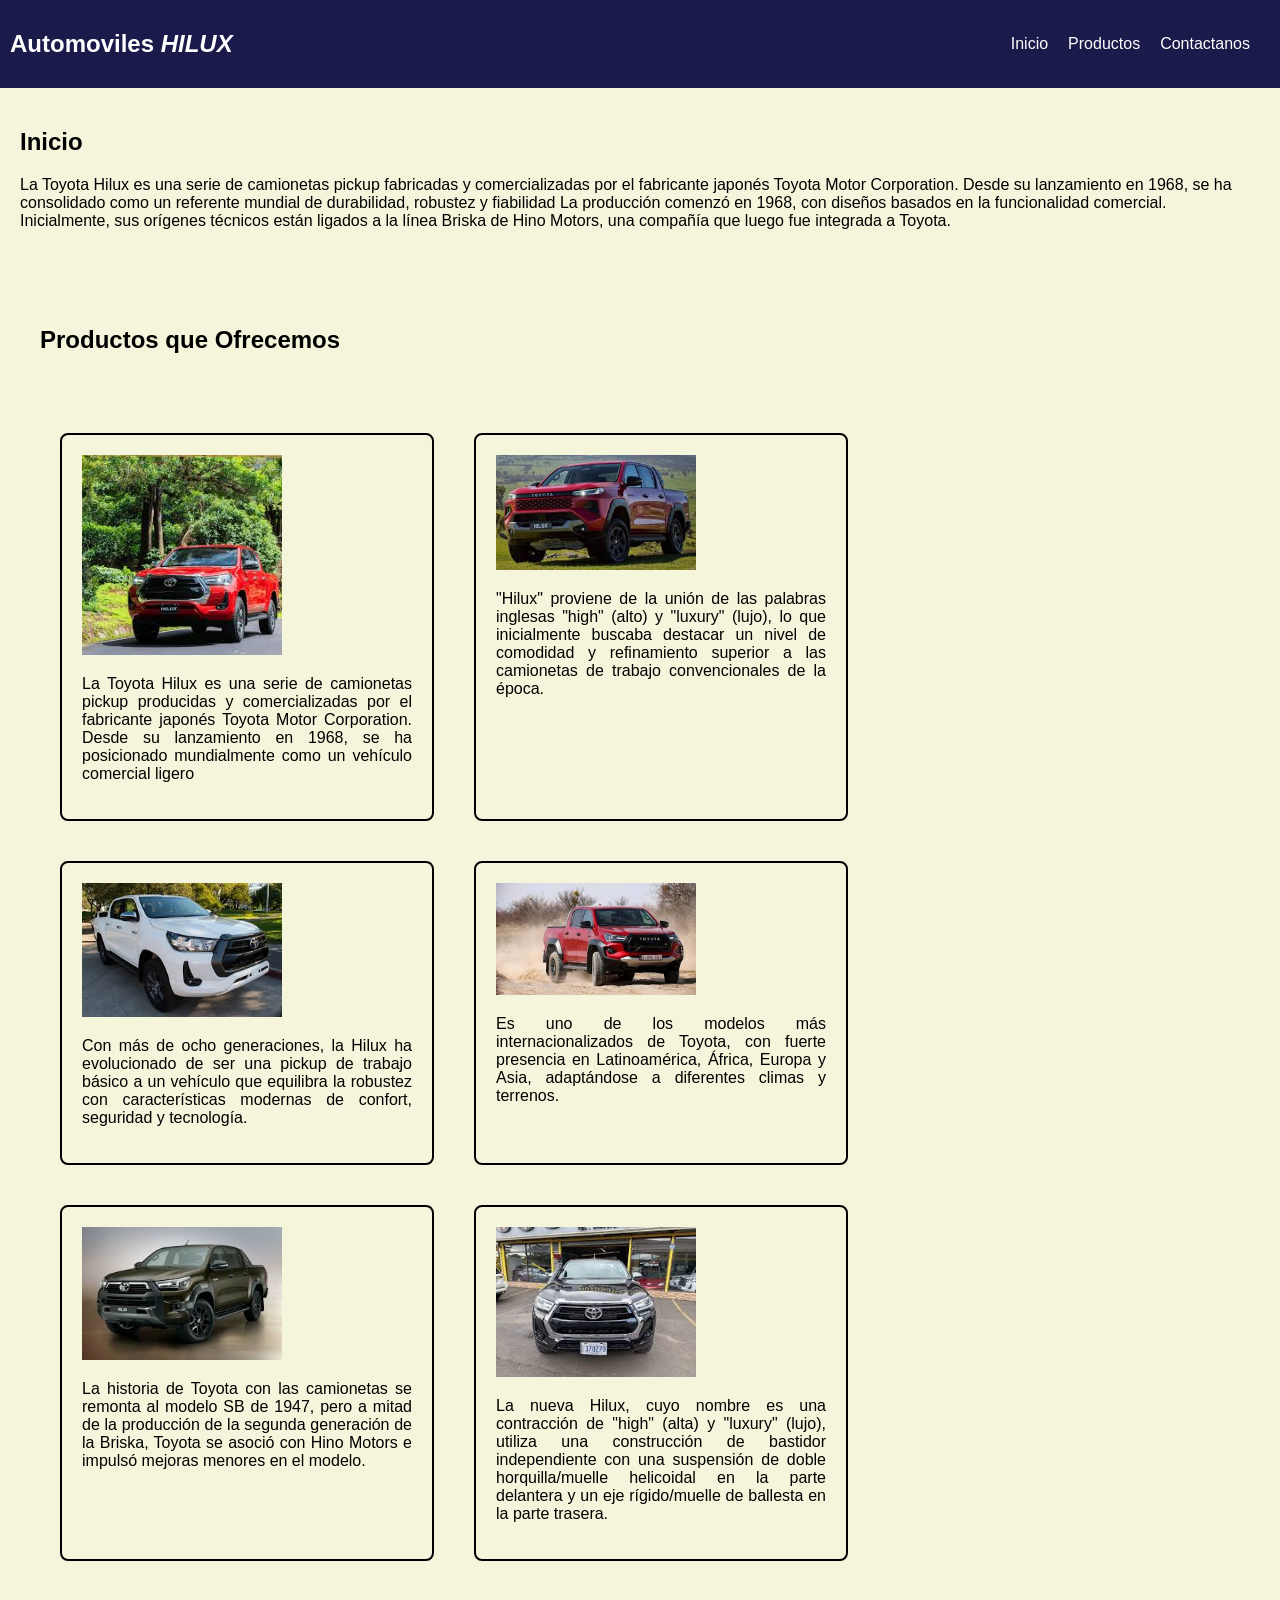
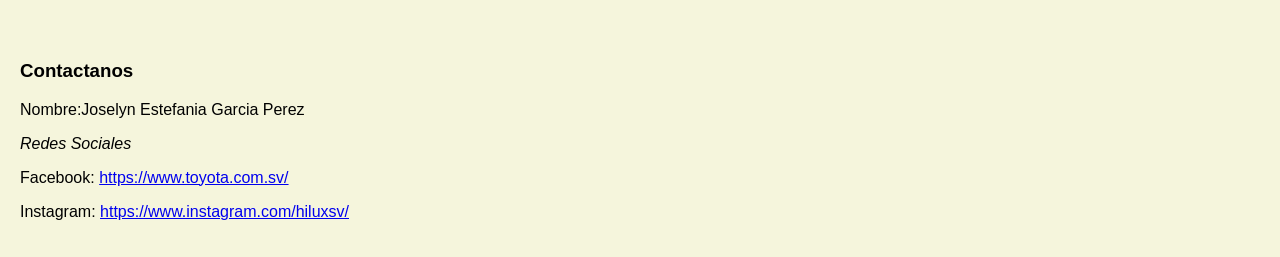
<file: Evaluacion-Estefania Garcia-DSW11B/index.html>
<!DOCTYPE html>
<html lang="en">
<head>
    <meta charset="UTF-8">
    <meta name="viewport" content="width=device-width, initial-scale=1.0">
    <title>Autmoviles</title>
    <link rel="stylesheet" href="assets/css/style.css">
</head>
<body>
    <nav>
        <h1>Automoviles <em>HILUX</em></h1>
        <ul>
            <li><a href="#Inicio">Inicio</a></li>
            <li><a href="#Productos">Productos</a></li>
            <li><a href="#Contactanos">Contactanos</a></li>
        </ul>
    </nav>

        <section id="Inicio">
            <h1>Inicio</h1>
            <p>La Toyota Hilux es una serie de camionetas pickup fabricadas y comercializadas por el fabricante japonés Toyota Motor Corporation. Desde su lanzamiento en 1968, se ha consolidado como un referente mundial de durabilidad, robustez y fiabilidad La producción comenzó en 1968, con diseños basados en la funcionalidad comercial. Inicialmente, sus orígenes técnicos están ligados a la línea Briska de Hino Motors, una compañía que luego fue integrada a Toyota.</p>
        </section>

        <section id="Productos">
            <h2>Productos que Ofrecemos</h2>
            <div class="content">
                <div class="card">
                    <img src="assets/img/imagen1.jpg" alt="imagen1">
                    <p>La Toyota Hilux es una serie de camionetas pickup producidas y comercializadas por el fabricante japonés Toyota Motor Corporation. Desde su lanzamiento en 1968, se ha posicionado mundialmente como un vehículo comercial ligero</p>
                </div>
                <div class="card">
                    <img src="assets/img/imagen2.jpg" alt="imagen2">
                    <p>"Hilux" proviene de la unión de las palabras inglesas "high" (alto) y "luxury" (lujo), lo que inicialmente buscaba destacar un nivel de comodidad y refinamiento superior a las camionetas de trabajo convencionales de la época.</p>
                </div>
                <div class="card">
                    <img src="assets/img/imagen3.jpg" alt="imagen3">
                    <p>Con más de ocho generaciones, la Hilux ha evolucionado de ser una pickup de trabajo básico a un vehículo que equilibra la robustez con características modernas de confort, seguridad y tecnología.</p>
                </div>
                <div class="card">
                    <img src="assets/img/imagen4.jpg" alt="imagen4">
                    <p> Es uno de los modelos más internacionalizados de Toyota, con fuerte presencia en Latinoamérica, África, Europa y Asia, adaptándose a diferentes climas y terrenos.</p>
                </div>
                <div class="card">
                    <img src="assets/img/imagen5.jpg" alt="imagen5">
                    <p>La historia de Toyota con las camionetas se remonta al modelo SB de 1947, pero a mitad de la producción de la segunda generación de la Briska, Toyota se asoció con Hino Motors e impulsó mejoras menores en el modelo.</p>
                </div>
                <div class="card">
                    <img src="assets/img/imagen6.jpg" alt="imagen6">
                    <p>La nueva Hilux, cuyo nombre es una contracción de "high" (alta) y "luxury" (lujo), utiliza una construcción de bastidor independiente con una suspensión de doble horquilla/muelle helicoidal en la parte delantera y un eje rígido/muelle de ballesta en la parte trasera.</p>
                </div>
            </div>
        </section>

        <section id="Contactanos">
            <h3><strong>Contactanos</strong></h3>
            <p>Nombre:Joselyn Estefania Garcia Perez </p>
            <p><em>Redes Sociales</em></p>
            <p>Facebook: <a href="https://www.toyota.com.sv/" target="_blank">https://www.toyota.com.sv/</a></p>
            <p>Instagram: <a href="https://www.instagram.com/hiluxsv/" target="_blank">https://www.instagram.com/hiluxsv/</a></p>
        </section>
</body>
</html>
</file>
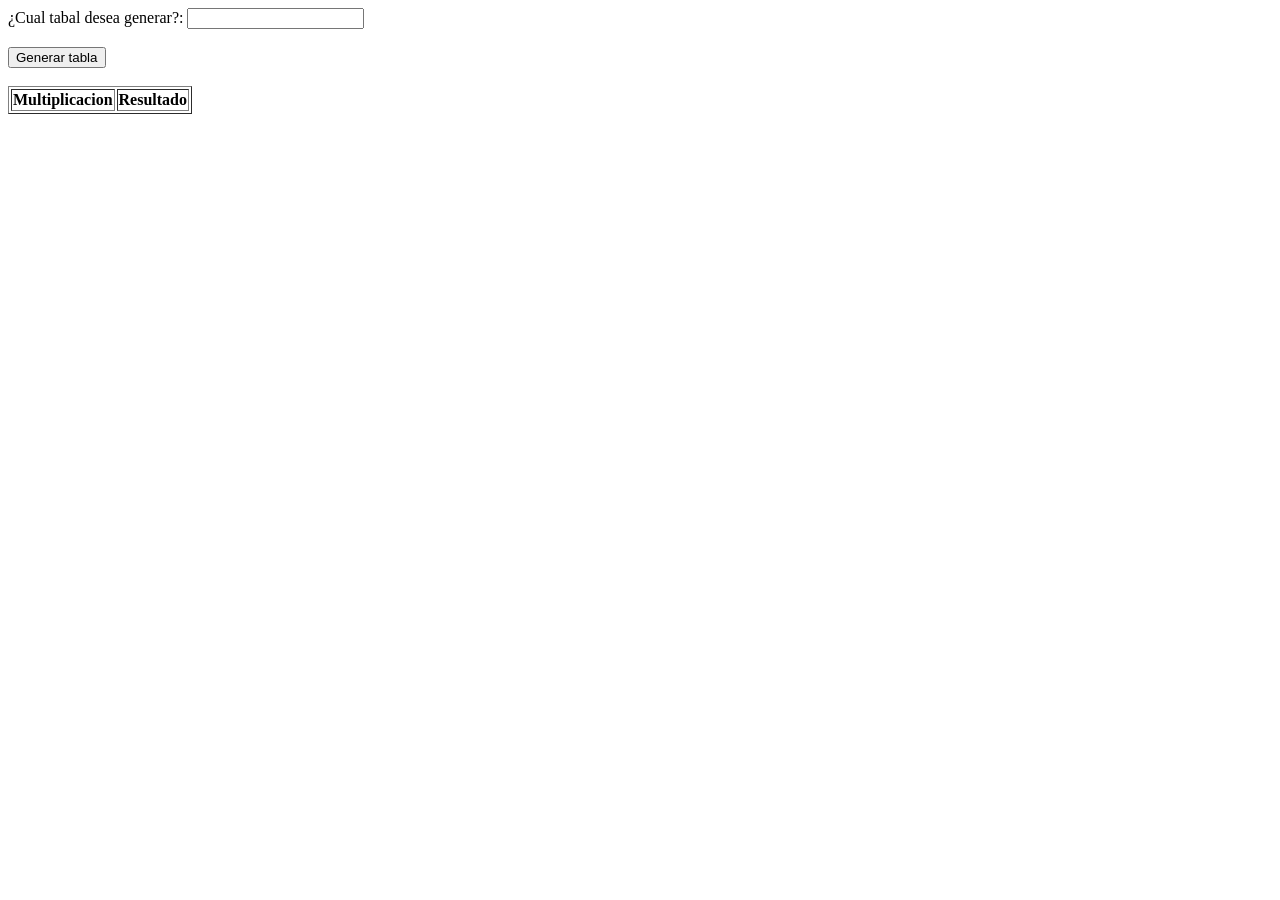
<file: prac11/index.html>
<!DOCTYPE html>
<html lang="es">
<head>
  <meta charset="UTF-8">
  <title>Tablas de Multiplicar</title>
</head>
<body>
<hgroup>
  <label for="name">¿Cual tabal desea generar?: </label>
  <input type="number" name="number" id="number">
  </hgroup>
  <br>
  <button id="btnCreateTable">Generar tabla</button>
<br><br>
<table border="1">
 <thead>
  <tr>
     <th>Multiplicacion</th>
     <th>Resultado</th>
  </tr>
  </thead>
    <tbody id=addsTable></tbody>
</table>

 
 <script src="assets/scripts/script.js"></script>

</body>
</html>
</file>
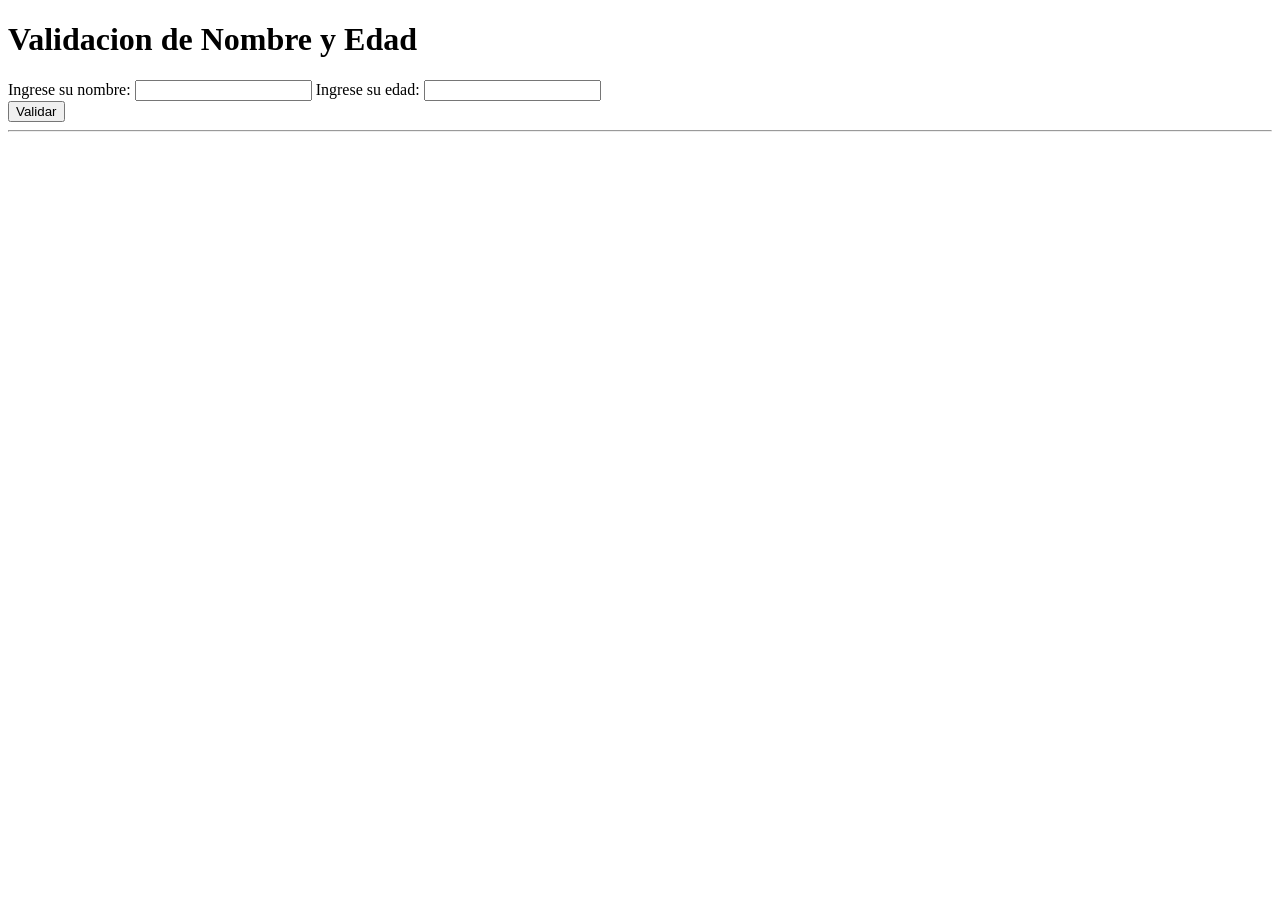
<file: practica10/index.html>
<!DOCTYPE html>
<html>
<head>
    <title>Formulario</title>
</head>
<body>
    <h1>Validacion de Nombre y Edad</h1>
 <hgroup>
    <label for="nameUser">Ingrese su nombre: </label>
    <input type="text" name="nameUser" id="nameUser">

    <label for="ageUser">Ingrese su edad: </label>
    <input type="text" name="ageUser" id="ageUser" >

 </hgroup>
    
    <button id="btnValidate">Validar</button>
    
    <hr>

    <p id="resultName"></p>
    <p id="resultAge"></p>

    <script src="assets/script/script.js"></script>
</body>

</html>
</file>
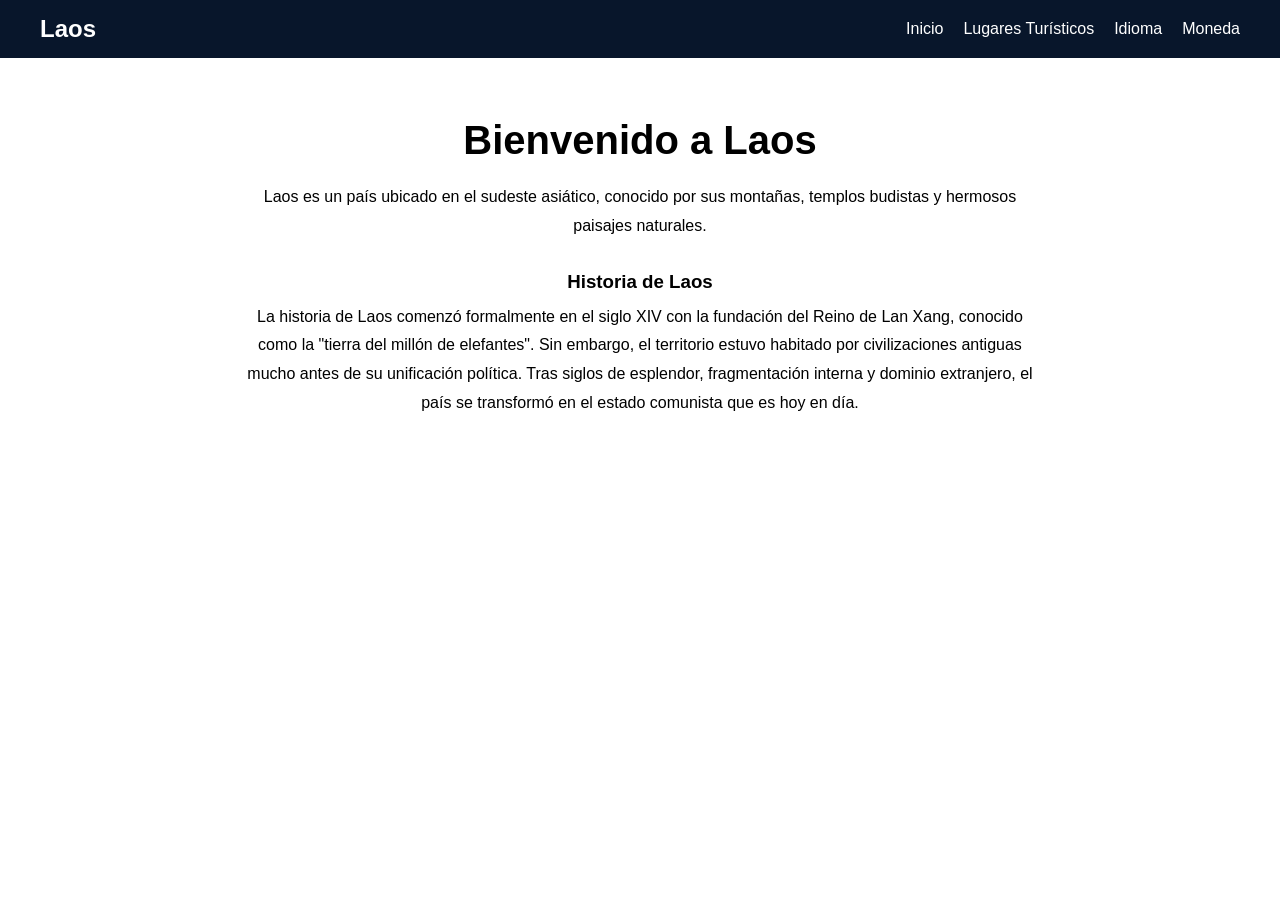
<file: practica13/index.html>
<!-- index.html -->
<!DOCTYPE html>
<html lang="es">
<head>
  <meta charset="UTF-8">
  <meta name="viewport" content="width=device-width, initial-scale=1.0">
  <title>Laos - Inicio</title>
  <link rel="stylesheet" href="assets/css/styles.css">
</head>
<body>

  <nav class="navbar">
    <h1>Laos</h1>
    <ul>
      <li><a href="index.html">Inicio</a></li>
      <li><a href="assets/pages/lugares.html">Lugares Turísticos</a></li>
      <li><a href="assets/pages/idioma.html">Idioma</a></li>
      <li><a href="assets/pages/moneda.html">Moneda</a></li>
    </ul>
  </nav>

  <section class="hero">
    <div class="contenido">
      <h2>Bienvenido a Laos</h2>
      <p>
        Laos es un país ubicado en el sudeste asiático, conocido por sus montañas,
        templos budistas y hermosos paisajes naturales.
      </p>

      <h3>Historia de Laos</h3>
      <p>
        La historia de Laos comenzó formalmente en el siglo XIV con la fundación del Reino de Lan Xang, conocido como la "tierra del millón de elefantes". Sin embargo, el territorio estuvo habitado por civilizaciones antiguas mucho antes de su unificación política. Tras siglos de esplendor, fragmentación interna y dominio extranjero, el país se transformó en el estado comunista que es hoy en día.
      </p>
    </div>
  </section>

</body>
</html>
</file>
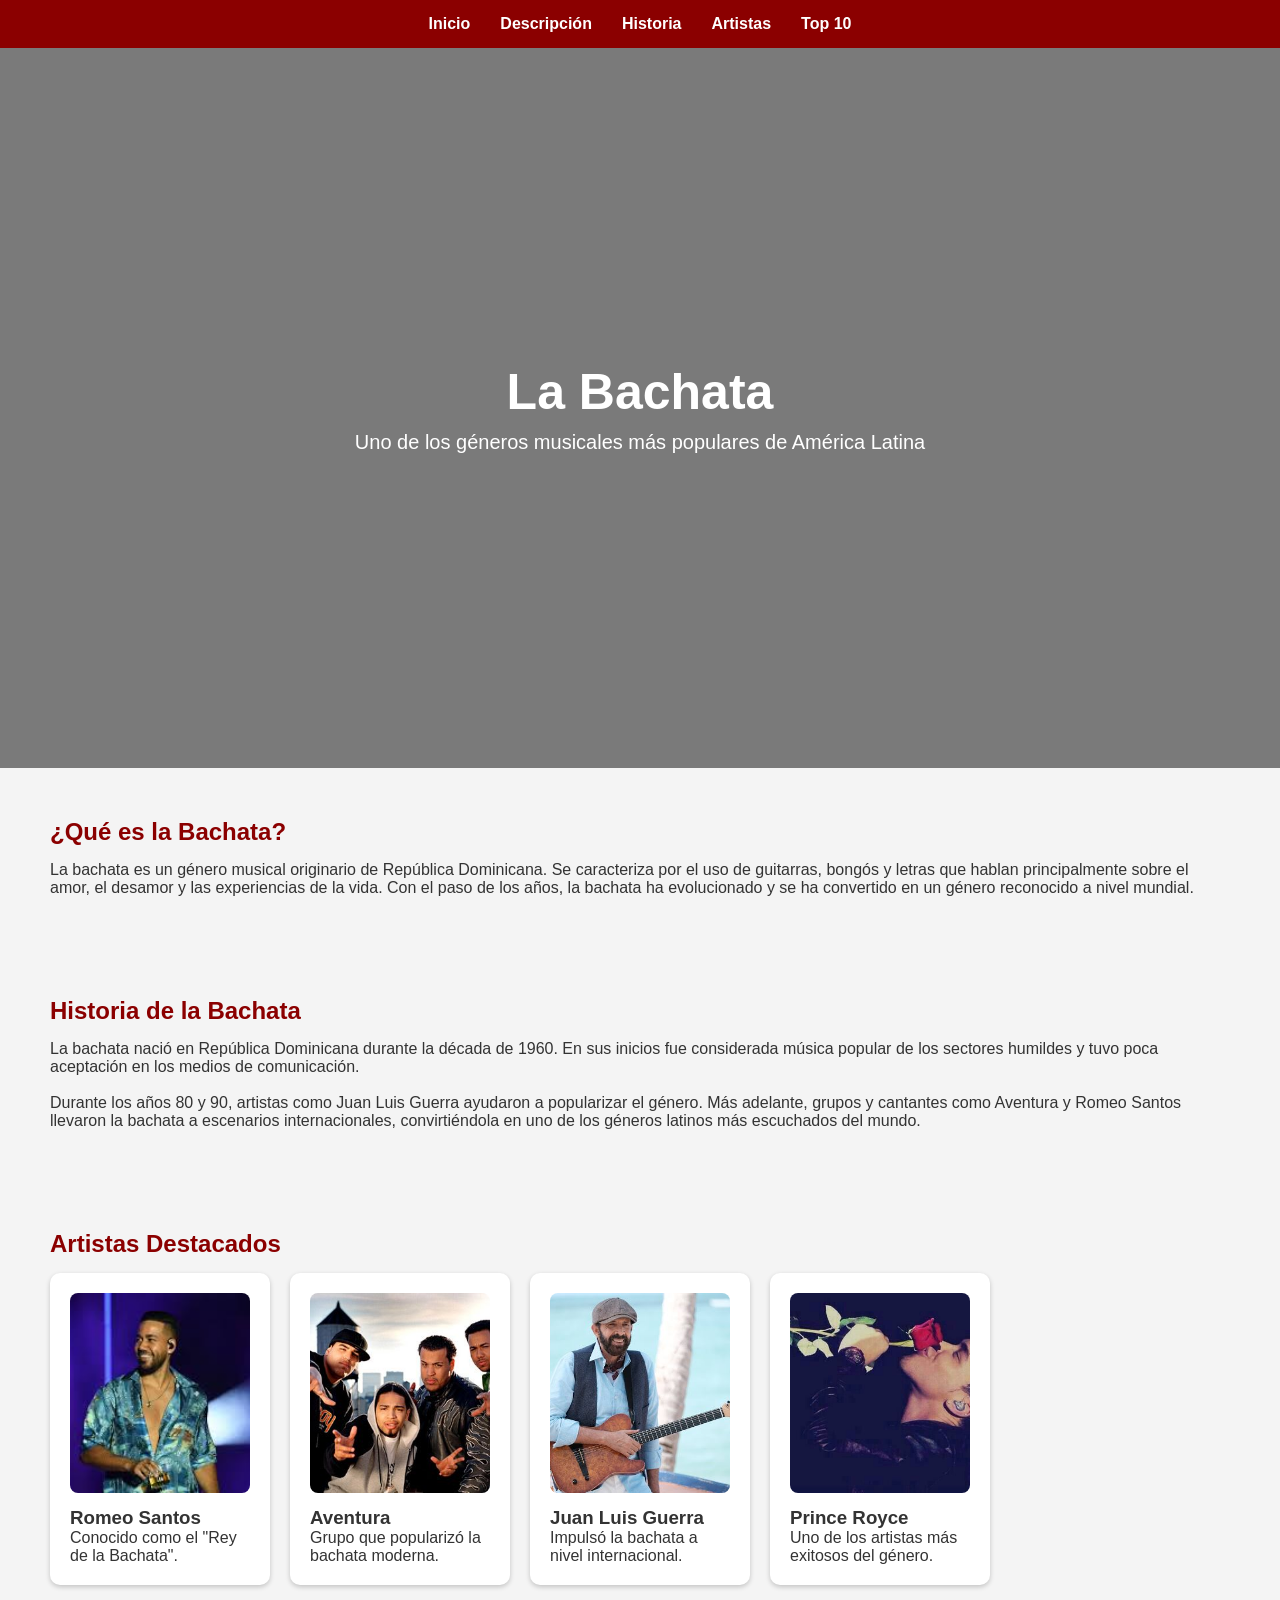
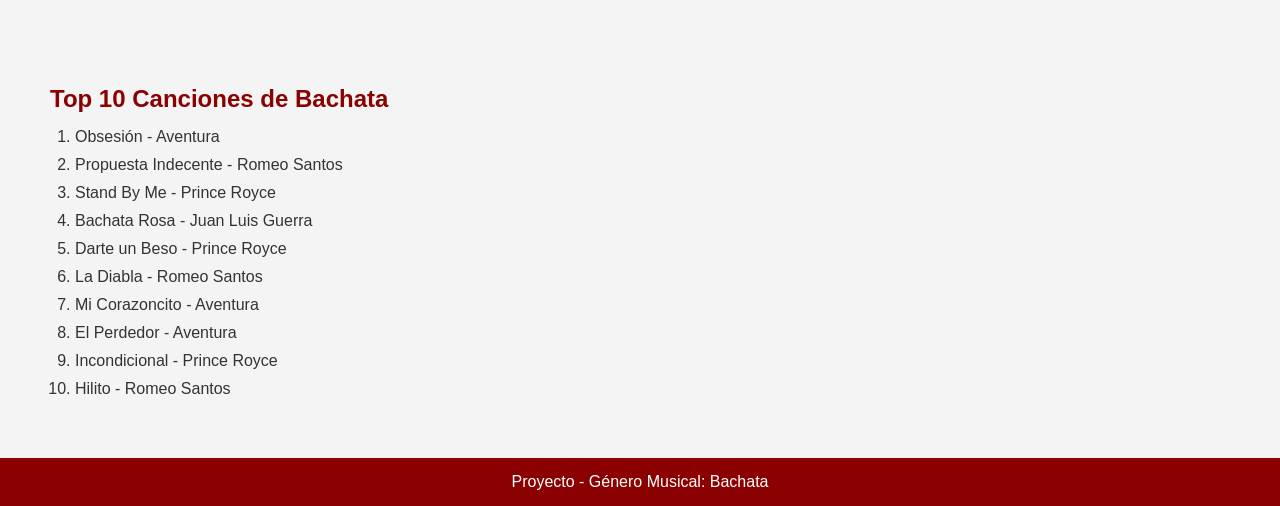
<file: practica15/index.html>
<!DOCTYPE html>
<html lang="en">
<head>
    <meta charset="UTF-8">
    <meta name="viewport" content="width=device-width, initial-scale=1.0">
    <title>Document</title>
    <link rel="stylesheet" href="assets/css/styles.css">
</head>
<body>
    
    <nav>
        <ul>
            <li><a href="#inicio">Inicio</a></li>
            <li><a href="#descripcion">Descripción</a></li>
            <li><a href="#historia">Historia</a></li>
            <li><a href="#artistas">Artistas</a></li>
            <li><a href="#top10">Top 10</a></li>
        </ul>
    </nav>

   
    <section class="hero" id="inicio">
        <div>
            <h1>La Bachata</h1>
            <p>Uno de los géneros musicales más populares de América Latina</p>
        </div>
    </section>

    
    <section id="descripcion">
        <h2>¿Qué es la Bachata?</h2>
        <p>
            La bachata es un género musical originario de República Dominicana.
            Se caracteriza por el uso de guitarras, bongós y letras que hablan
            principalmente sobre el amor, el desamor y las experiencias de la vida.
            Con el paso de los años, la bachata ha evolucionado y se ha convertido
            en un género reconocido a nivel mundial.
        </p>
    </section>

    
    <section id="historia">
        <h2>Historia de la Bachata</h2>
        <p>
            La bachata nació en República Dominicana durante la década de 1960.
            En sus inicios fue considerada música popular de los sectores humildes
            y tuvo poca aceptación en los medios de comunicación.
        </p>

        <br>

        <p>
            Durante los años 80 y 90, artistas como Juan Luis Guerra ayudaron
            a popularizar el género. Más adelante, grupos y cantantes como
            Aventura y Romeo Santos llevaron la bachata a escenarios
            internacionales, convirtiéndola en uno de los géneros latinos
            más escuchados del mundo.
        </p>
    </section>

    
    <section id="artistas">
        <h2>Artistas Destacados</h2>

        <div class="artistas">
            <div class="card">
                <img src="assets/img/romeo.jpg" alt="Romeo">
                <h3>Romeo Santos</h3>
                <p>Conocido como el "Rey de la Bachata".</p>
            </div>

            <div class="card">
                <img src="assets/img/aventura.jpg" alt="aventura">
                <h3>Aventura</h3>
                <p>Grupo que popularizó la bachata moderna.</p>
            </div>

            <div class="card">
                <img src="assets/img/Juan Luis.jpg" alt="Juan">
                <h3>Juan Luis Guerra</h3>
                <p>Impulsó la bachata a nivel internacional.</p>
            </div>

            <div class="card">
                <img src="assets/img/Prince.jpg" alt="Prince">
                <h3>Prince Royce</h3>
                <p>Uno de los artistas más exitosos del género.</p>
            </div>
        </div>
    </section>

    
    <section class="top10" id="top10">
        <h2>Top 10 Canciones de Bachata</h2>

        <ol>
            <li>Obsesión - Aventura</li>
            <li>Propuesta Indecente - Romeo Santos</li>
            <li>Stand By Me - Prince Royce</li>
            <li>Bachata Rosa - Juan Luis Guerra</li>
            <li>Darte un Beso - Prince Royce</li>
            <li>La Diabla - Romeo Santos</li>
            <li>Mi Corazoncito - Aventura</li>
            <li>El Perdedor - Aventura</li>
            <li>Incondicional - Prince Royce</li>
            <li>Hilito - Romeo Santos</li>
        </ol>
    </section>

    <footer>
        <p>Proyecto - Género Musical: Bachata</p>
    </footer>
</body>
</html>
</file>
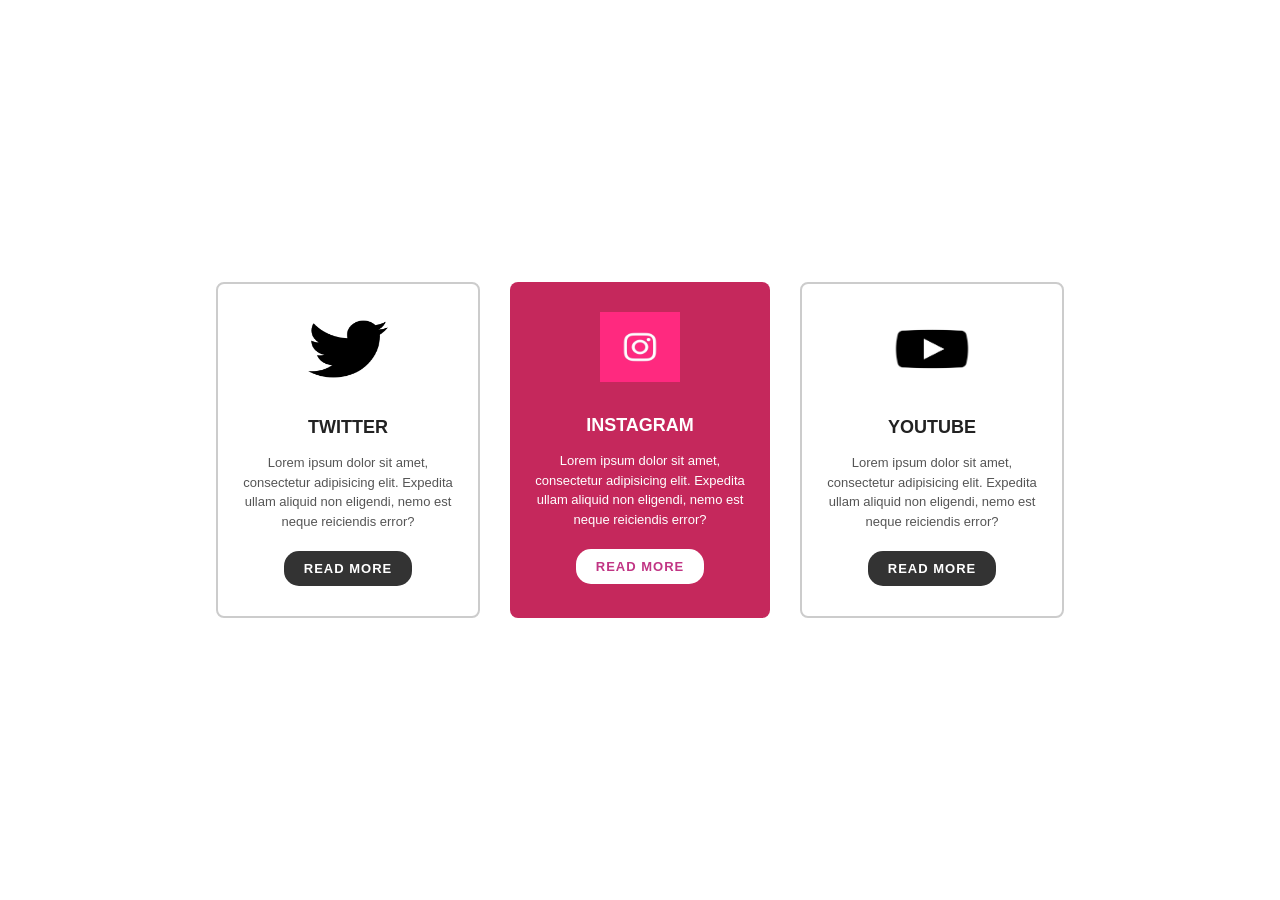
<file: Practica8/index.html>
<!DOCTYPE html>
<html lang="es">
<head>
  <meta charset="UTF-8">
  <meta name="viewport" content="width=device-width, initial-scale=1.0">
  <title>Document</title>
  <link rel="stylesheet" href="assets/css/styles.css">
</head>
<body>
 
  <div class="contenedor">
 
    <div class="card">
      <img src="assets/img/twitter.png" alt="Twitter" class="icono">
      <h2>TWITTER</h2>
      <p>Lorem ipsum dolor sit amet, consectetur adipisicing elit. Expedita ullam aliquid non eligendi, nemo est neque reiciendis error?</p>
      <button class="boton boton-oscuro">READ MORE</button>
    </div>
 
    <div class="card card-instagram">
      <img src="assets/img/Instagram.jpg" alt="Instagram" class="icono">
      <h2>INSTAGRAM</h2>
      <p>Lorem ipsum dolor sit amet, consectetur adipisicing elit. Expedita ullam aliquid non eligendi, nemo est neque reiciendis error?</p>
      <button class="boton boton-blanco">READ MORE</button>
    </div>
 
    <div class="card">
      <img src="assets/img/youtube.webp" alt="YouTube" class="icono">
      <h2>YOUTUBE</h2>
      <p>Lorem ipsum dolor sit amet, consectetur adipisicing elit. Expedita ullam aliquid non eligendi, nemo est neque reiciendis error?</p>
      <button class="boton boton-oscuro">READ MORE</button>
    </div>
 
  </div>
 
</body>
</html>
</file>
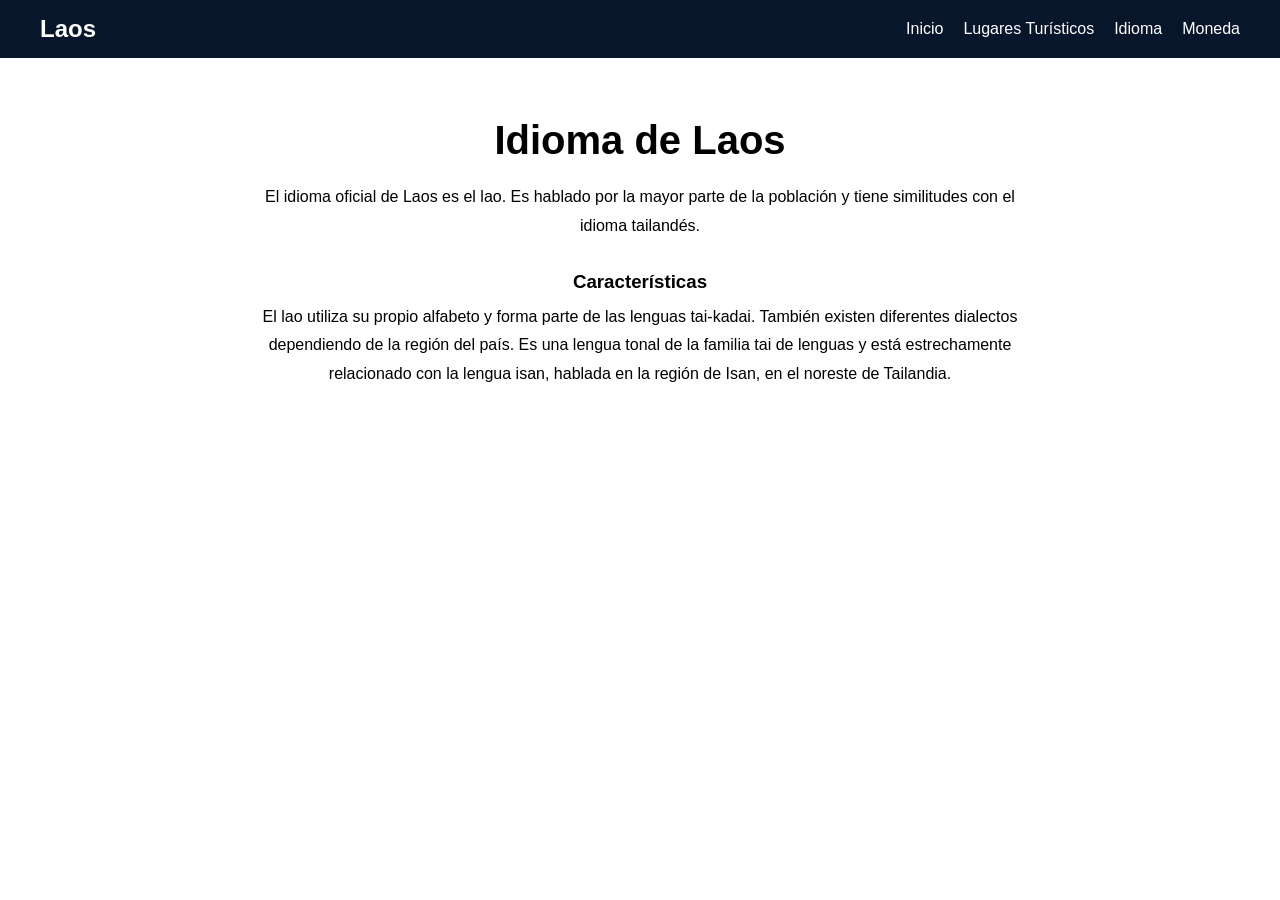
<file: practica13/assets/pages/idioma.html>
<!DOCTYPE html>
<html lang="en">
<head>
    <meta charset="UTF-8">
    <meta name="viewport" content="width=device-width, initial-scale=1.0">
    <title>Document</title>
     <link rel="stylesheet" href="../css/styles.css">
</head>
<body>
    <nav class="navbar">
    <h1>Laos</h1>
    <ul>
      <li><a href="../../index.html">Inicio</a></li>
      <li><a href="lugares.html">Lugares Turísticos</a></li>
      <li><a href="idioma.html">Idioma</a></li>
      <li><a href="moneda.html">Moneda</a></li>
    </ul>
  </nav>
  <section class="hero">
    <div class="contenido">
      <h2>Idioma de Laos</h2>

      <p>
        El idioma oficial de Laos es el lao. 
        Es hablado por la mayor parte de la población y tiene 
        similitudes con el idioma tailandés.
      </p>

      <h3>Características</h3>

      <p>
        El lao utiliza su propio alfabeto y forma parte de las lenguas tai-kadai.
        También existen diferentes dialectos dependiendo de la región del país. Es una lengua tonal de la familia tai de lenguas y está estrechamente relacionado con la lengua isan, hablada en la región de Isan, en el noreste de Tailandia.
      </p>
    </div>
  </section>
</body>
</html>
</file>
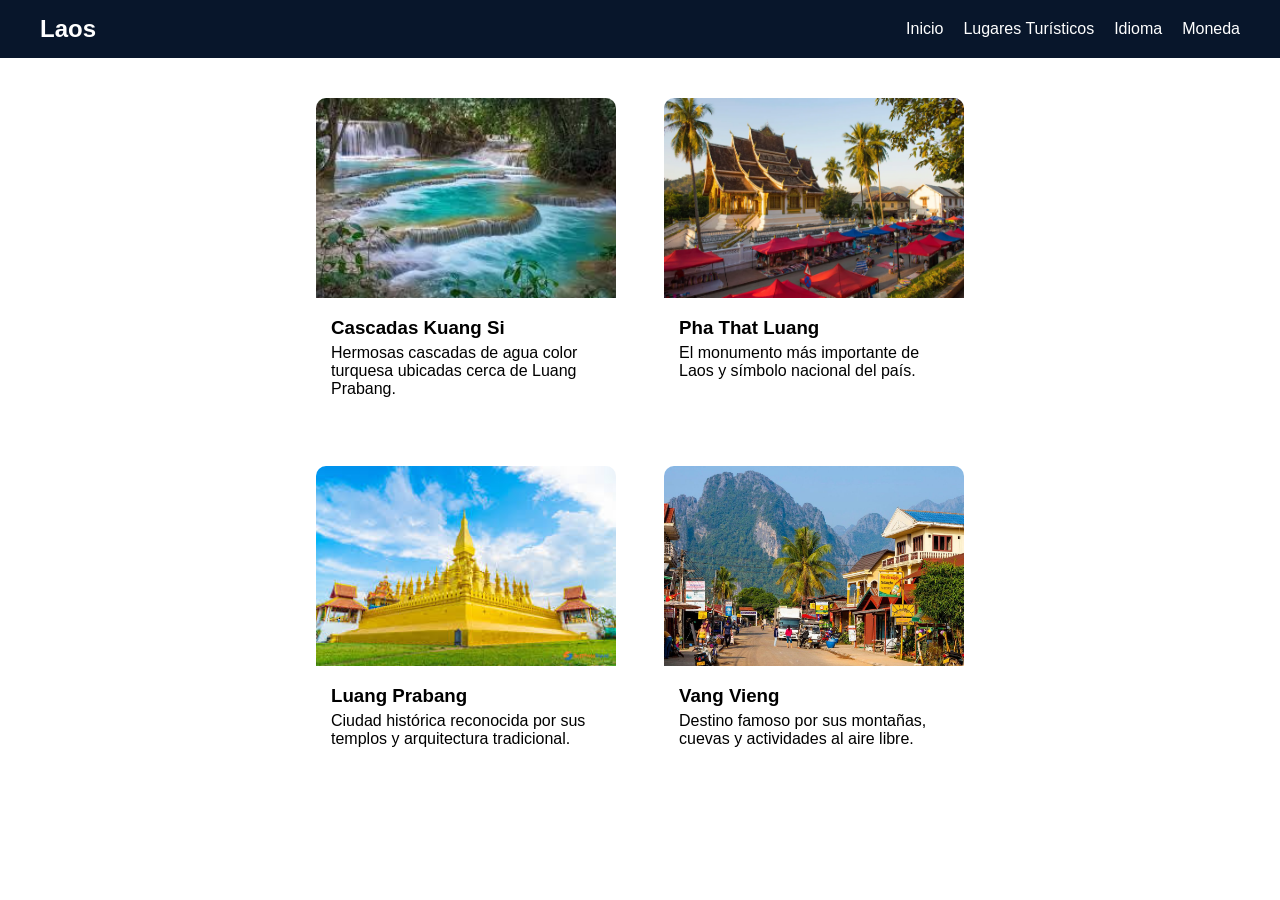
<file: practica13/assets/pages/lugares.html>
<!-- lugares.html -->
<!DOCTYPE html>
<html lang="es">
<head>
  <meta charset="UTF-8">
  <meta name="viewport" content="width=device-width, initial-scale=1.0">
  <title>Lugares Turísticos de Laos</title>
  <link rel="stylesheet" href="../css/styles.css">
</head>
<body>

  <nav class="navbar">
    <h1>Laos</h1>
    <ul>
      <li><a href="../../index.html">Inicio</a></li>
      <li><a href="lugares.html">Lugares Turísticos</a></li>
      <li><a href="idioma.html">Idioma</a></li>
      <li><a href="moneda.html">Moneda</a></li>
    </ul>
  </nav>

  <section class="cards-container">

    
    <div class="card">
      <img src="../img/cataratas.jpg" alt="Cascadas Kuang Si">
      <h3>Cascadas Kuang Si</h3>
      <p>
        Hermosas cascadas de agua color turquesa ubicadas cerca de Luang Prabang.
      </p>
    </div>

    
    <div class="card">
      <img src="../img/laungh.webp" alt="Pha That Luang">
      <h3>Pha That Luang</h3>
      <p>
        El monumento más importante de Laos y símbolo nacional del país.
      </p>
    </div>

    
    <div class="card">
      <img src="../img/pha Luang.jpg" alt="Luang Prabang">
      <h3>Luang Prabang</h3>
      <p>
        Ciudad histórica reconocida por sus templos y arquitectura tradicional.
      </p>
    </div>

    
    <div class="card">
      <img src="../img/Vang Vieng.jpg" alt="Vang Vieng">
      <h3>Vang Vieng</h3>
      <p>
        Destino famoso por sus montañas, cuevas y actividades al aire libre.
      </p>
    </div>

  </section>

</body>
</html>
</file>
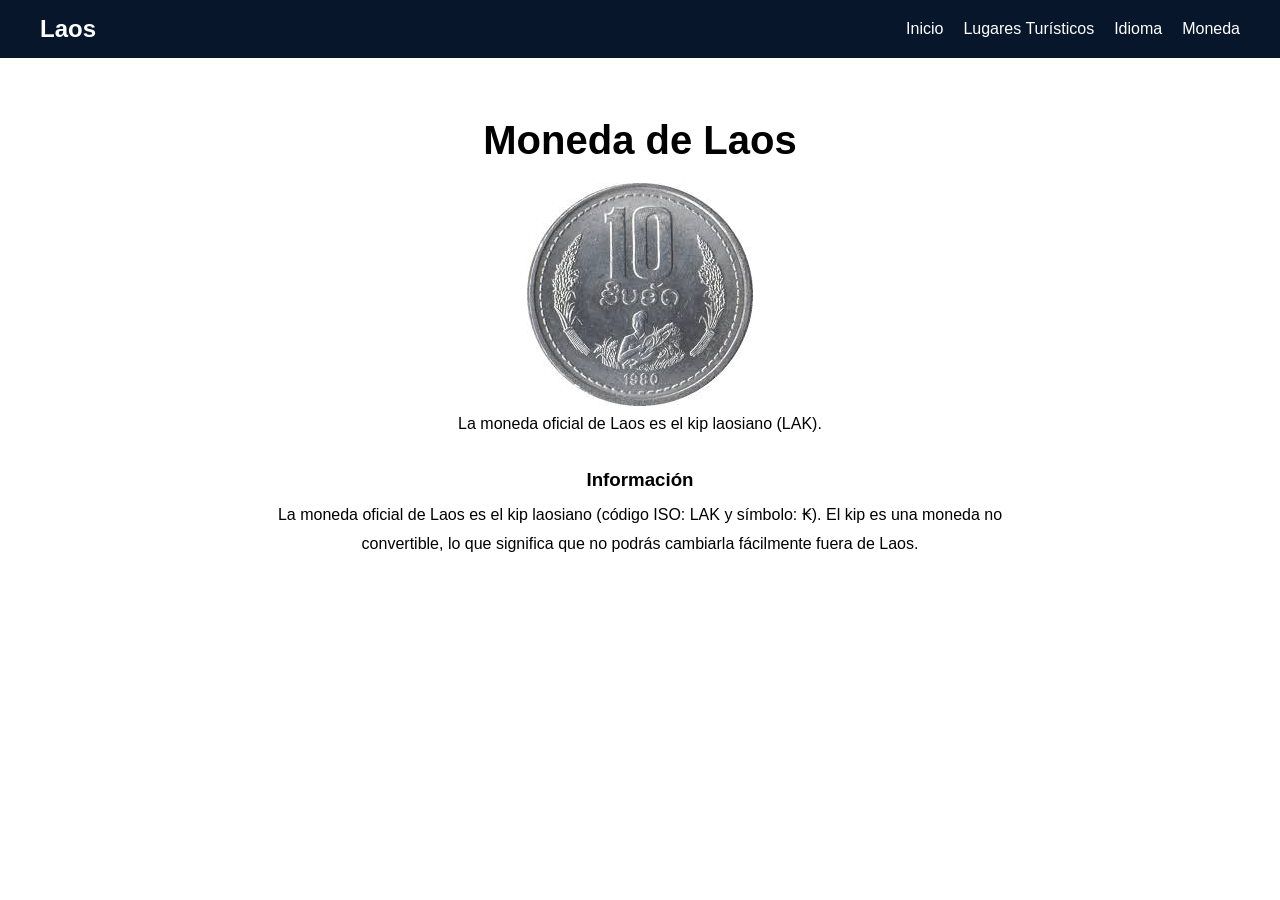
<file: practica13/assets/pages/moneda.html>
<!DOCTYPE html>
<html lang="en">
<head>
    <meta charset="UTF-8">
    <meta name="viewport" content="width=device-width, initial-scale=1.0">
    <title>Document</title>
     <link rel="stylesheet" href="../css/styles.css">
</head>
<body>
    <nav class="navbar">
    <h1>Laos</h1>
    <ul>
      <li><a href="../../index.html">Inicio</a></li>
      <li><a href="lugares.html">Lugares Turísticos</a></li>
      <li><a href="idioma.html">Idioma</a></li>
      <li><a href="moneda.html">Moneda</a></li>
    </ul>
  </nav>
   <section class="hero">
    <div class="contenido">
      <h2>Moneda de Laos</h2>

      <img src="../img/moneda.jpg" alt="moneda">

      <p>
        La moneda oficial de Laos es el kip laosiano (LAK).
      </p>

      <h3>Información</h3>

      <p>
        La moneda oficial de Laos es el kip laosiano (código ISO: LAK y símbolo: ₭). El kip es una moneda no convertible, lo que significa que no podrás cambiarla fácilmente fuera de Laos.
      </p>
    </div>
  </section>
</body>
</html>
</file>
<file: Evaluacion-Estefania Garcia-DSW11B/assets/css/style.css>
body{
    font-family: Arial,sans-serif;
    margin: 0;
    background-color: beige;
}

nav h1{
    color: white;
}

nav{
    background-color: #1a1a4b;
    padding: 10px;
    justify-content: space-between;
    display: flex;
    align-items: center;
    
}

nav ul{
    list-style: none;
    padding: 0%;
    display: flex;
}

nav ul li{
    margin-right: 20px;
}

nav ul li a{
    color: white;
    text-decoration: none;
}

section {
    padding: 20px;

}

section h2{
    padding: 20px;
}

.content{
    display: flex;
    flex-wrap: wrap;
    padding: 20px;
}

.card{
    padding: 20px;
    border: 2px solid black;
    border-radius: 8px;
    margin: 20px;
    width: 330px;
    max-width: 400px;
    text-align: justify;
}

.card img{
    width: 200px;
}
</file>
<file: practica13/assets/css/styles.css>
*{
  margin: 0;
  padding: 0;
  box-sizing: border-box;
  font-family: Arial, sans-serif;
}

body{
  background-color: white;
  color: black;
}

.navbar{
  background-color: #08162b;
  display: flex;
  justify-content: space-between;
  align-items: center;
  padding: 15px 40px;
}

.navbar h1{
  color: white;
}

.navbar ul{
  list-style: none;
  display: flex;
  gap: 20px;
}

.navbar a{
  text-decoration: none;
  color: white;
  transition: 0.3s;
}

.navbar a:hover{
  color: #66b3ff;
}

.hero{
  display: flex;
  justify-content: center;
  align-items: center;
  padding: 60px 20px;
  text-align: center;
}

.contenido{
  max-width: 800px;
}

.contenido h2{
  font-size: 40px;
  margin-bottom: 20px;
}

.contenido h3{
  margin-top: 30px;
  margin-bottom: 10px;
}

.contenido p{
  line-height: 1.8;
}

.cards-container{
  display: grid;
  grid-template-columns: repeat(2, 300px);
  justify-content: center;
  gap: 3rem;
  padding: 40px;
}

.card{
  background-color: white;
  color: black;
  border-radius: 10px;
  overflow: hidden;
  transition: transform 0.3s;
}

.card:hover{
  transform: scale(1.03);
}

.card img{
  width: 100%;
  height: 200px;
  object-fit: cover;
}

.card h3{
  padding: 15px 15px 5px;
}

.card p{
  padding: 0 15px 20px;
}
</file>
<file: practica15/assets/css/styles.css>
*{
 margin: 0;
 padding: 0;
 box-sizing: border-box;
 font-family: Arial, sans-serif;
}

body{
 background-color: #f4f4f4;
 color: #333;
}

nav{
background-color: #8B0000;
padding: 15px;
position: sticky;
top: 0;
}

nav ul{
 display: flex;
 justify-content: center;
 list-style: none;
}

nav ul li{
 margin: 0 15px;
}

nav ul li a{
 color: white;
 text-decoration: none;
 font-weight: bold;
}

nav ul li a:hover{
 color: #ffd700;
}


.hero{
 height: 80vh;
 background: linear-gradient(rgba(0,0,0,0.5),
 rgba(0,0,0,0.5)),
 url("https://images.unsplash.com/photo-1511379938547-c1f69419868d");
 background-size: cover;
 background-position: center;
 color: white;
 display: flex;
 justify-content: center;
 align-items: center;
 text-align: center;
}

.hero h1{
 font-size: 50px;
}

.hero p{
 margin-top: 10px;
 font-size: 20px;
}

section{
 padding: 50px;
}

h2{
 color: #8B0000;
 margin-bottom: 15px;
}

.artistas{
 display: flex;
 flex-wrap: wrap;
 gap: 20px;
}

.card{
 background: white;
 padding: 20px;
 border-radius: 10px;
 width: 220px;
 box-shadow: 0 2px 5px rgba(0,0,0,0.2);
}

.card img{
 width: 100%;
 height: 200px;
 object-fit: cover;
 border-radius: 8px;
 margin-bottom: 10px;
}

.top10 ol{
 margin-left: 25px;
}

.top10 li{
 margin-bottom: 10px;
}

footer{
 background: #8B0000;
 color: white;
 text-align: center;
 padding: 15px;
}
</file>
<file: Practica8/assets/css/styles.css>
body {
  display: flex;
  justify-content: center;
  align-items: center;
  min-height: 100vh;
  margin: 0;
  font-family: Arial, sans-serif;
}

.contenedor {
  display: flex;
  gap: 30px;
  padding: 40px;
}

.card {
  background-color: white;
  border: 2px solid #cccccc;
  border-radius: 8px;
  width: 220px;
  padding: 30px 20px;
  text-align: center;
}

.card-instagram {
  background-color: #c5285c;
  border: none;
  color: white;
}

.card h2 {
  font-size: 18px;
  margin-bottom: 15px;
  color: #222222;
}

.card-instagram h2 {
  color: white;
}

.card p {
  font-size: 13px;
  color: #555555;
  line-height: 1.5;
  margin-bottom: 20px;
}

.card-instagram p {
  color: white;
}

.icono {
  width: 80px;
  height: 70px;
  margin-bottom: 15px;
}

.boton {
  padding: 10px 20px;
  border: none;
  border-radius: 15px;
  font-size: 13px;
  font-weight: bold;
  cursor: pointer;
  letter-spacing: 1px;
}

.boton-oscuro {
  background-color: #333333;
  color: white;
}

.boton-blanco {
  background-color: white;
  color: #C13584;
}
</file>
